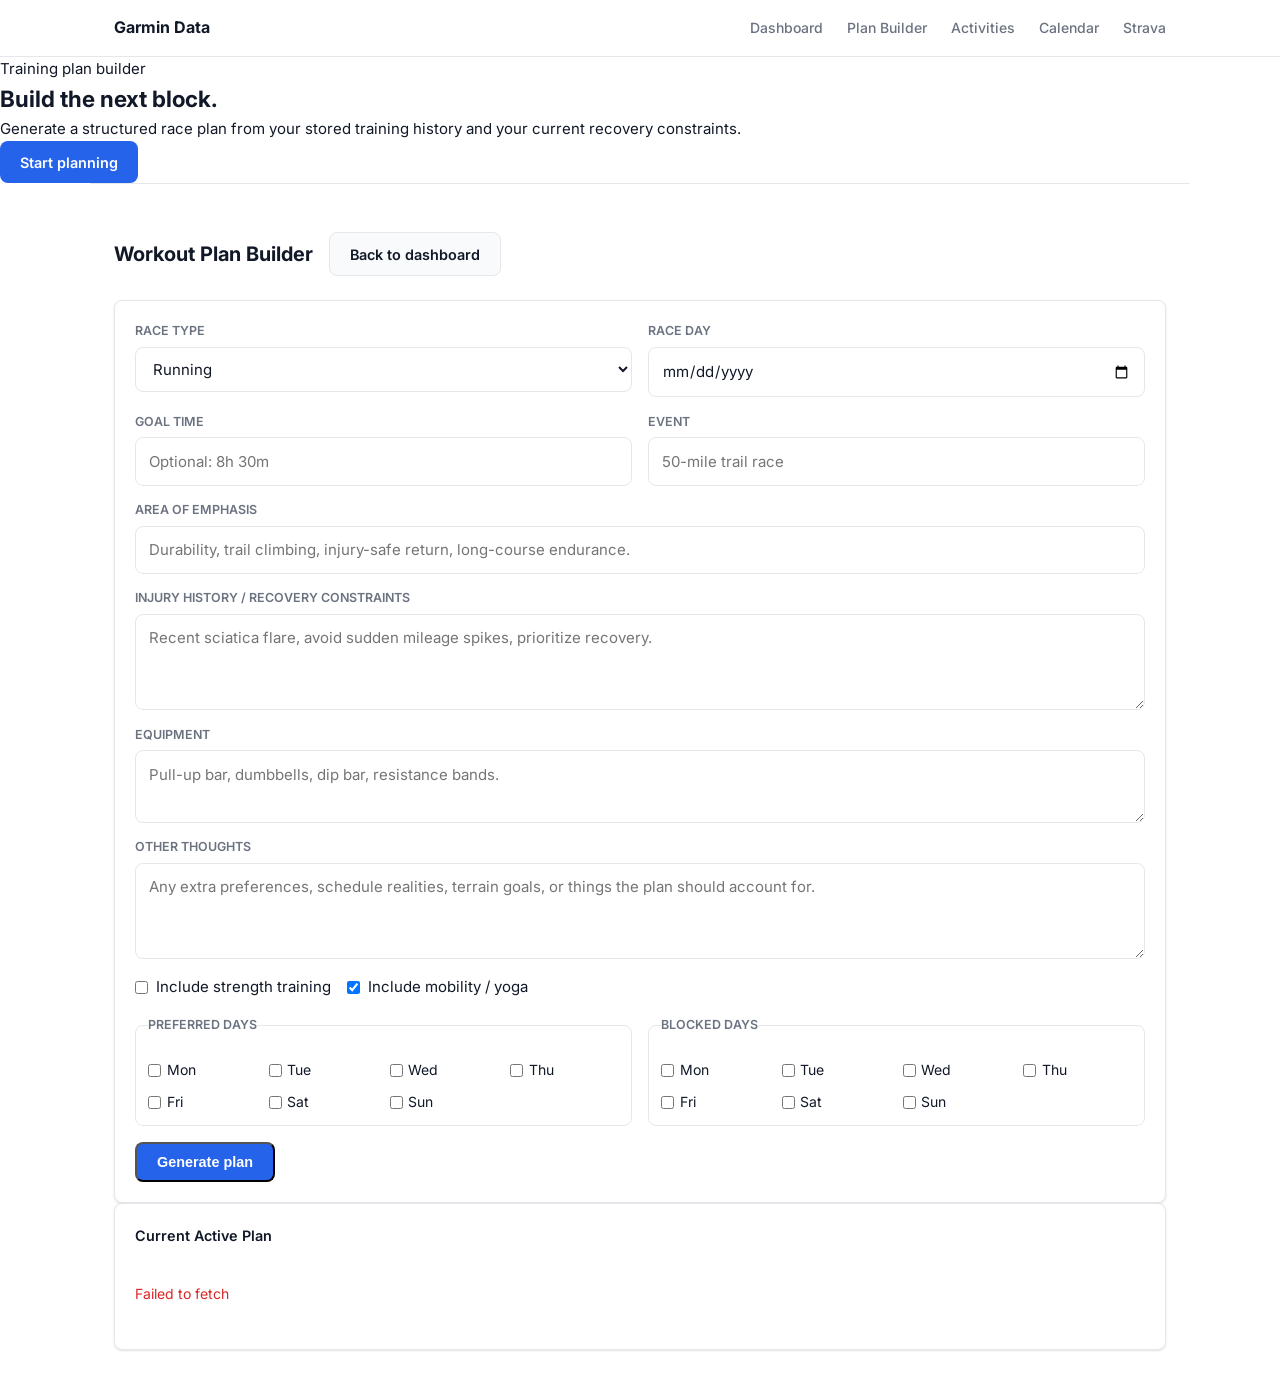
<file: frontend/plans.html>
<!DOCTYPE html>
<html lang="en">
  <head>
    <meta charset="UTF-8" />
    <meta name="viewport" content="width=device-width, initial-scale=1.0" />
    <title>Workout Plan Builder</title>
    <link rel="preconnect" href="https://fonts.googleapis.com" />
    <link rel="preconnect" href="https://fonts.gstatic.com" crossorigin />
    <link
      href="https://fonts.googleapis.com/css2?family=Inter:wght@400;500;600;700&display=swap"
      rel="stylesheet"
    />
    <link rel="stylesheet" href="./styles/main.css" />
  </head>
  <body>
    <header class="site-header">
      <div class="header-inner">
        <a class="brand" href="./index.html">Garmin Data</a>
        <nav class="site-nav">
          <a href="./index.html#dashboard">Dashboard</a>
          <a href="./plans.html#plans">Plan Builder</a>
          <a href="./index.html#activities">Activities</a>
          <a href="./index.html#calendar">Calendar</a>
          <a href="./index.html#strava">Strava</a>
        </nav>
      </div>
    </header>

    <main>
      <section class="hero">
        <p class="hero-label">Training plan builder</p>
        <h1>Build the next block.</h1>
        <p class="hero-sub">
          Generate a structured race plan from your stored training history and your current recovery constraints.
        </p>
        <a class="btn btn-primary" href="#plans">Start planning</a>
      </section>

      <section id="plans" class="section">
        <div class="section-header">
          <h2>Workout Plan Builder</h2>
          <a class="btn btn-secondary" href="./index.html#dashboard">Back to dashboard</a>
        </div>

        <div class="dashboard-card dashboard-card--wide">
          <form id="plan-builder-form" class="plan-builder-form">
            <div class="plan-form-grid">
              <label class="form-field">
                <span>Race Type</span>
                <select id="plan-race-type" name="race_type">
                  <option value="running">Running</option>
                  <option value="triathlon">Triathlon</option>
                </select>
              </label>
              <label class="form-field">
                <span>Race Day</span>
                <input type="date" id="plan-race-date" name="race_date" required />
              </label>
              <label class="form-field">
                <span>Goal Time</span>
                <input type="text" id="plan-goal-time" name="goal_time" placeholder="Optional: 8h 30m" />
              </label>
              <label class="form-field">
                <span>Event</span>
                <input
                  type="text"
                  id="plan-event-name-or-distance"
                  name="event_name_or_distance"
                  placeholder="50-mile trail race"
                  required
                />
              </label>
              <label class="form-field form-field--full">
                <span>Area of Emphasis</span>
                <input
                  type="text"
                  id="plan-area-of-emphasis"
                  name="area_of_emphasis"
                  placeholder="Durability, trail climbing, injury-safe return, long-course endurance."
                />
              </label>
              <label class="form-field form-field--full">
                <span>Injury History / Recovery Constraints</span>
                <textarea
                  id="plan-injury-history"
                  name="injury_history"
                  rows="3"
                  placeholder="Recent sciatica flare, avoid sudden mileage spikes, prioritize recovery."
                ></textarea>
              </label>
              <label class="form-field form-field--full">
                <span>Equipment</span>
                <textarea
                  id="plan-equipment"
                  name="equipment"
                  rows="2"
                  placeholder="Pull-up bar, dumbbells, dip bar, resistance bands."
                ></textarea>
              </label>
              <label class="form-field form-field--full">
                <span>Other Thoughts</span>
                <textarea
                  id="plan-other-thoughts"
                  name="other_thoughts"
                  rows="3"
                  placeholder="Any extra preferences, schedule realities, terrain goals, or things the plan should account for."
                ></textarea>
              </label>
            </div>

            <div class="plan-form-row">
              <label class="checkbox-field">
                <input type="checkbox" id="plan-include-strength" name="include_strength" />
                <span>Include strength training</span>
              </label>
              <label class="checkbox-field">
                <input type="checkbox" id="plan-include-mobility" name="include_mobility" checked />
                <span>Include mobility / yoga</span>
              </label>
            </div>

            <div class="plan-form-grid plan-form-grid--days">
              <fieldset class="day-picker">
                <legend>Preferred Days</legend>
                <div class="day-option-grid" id="preferred-day-options">
                  <label><input type="checkbox" value="monday" />Mon</label>
                  <label><input type="checkbox" value="tuesday" />Tue</label>
                  <label><input type="checkbox" value="wednesday" />Wed</label>
                  <label><input type="checkbox" value="thursday" />Thu</label>
                  <label><input type="checkbox" value="friday" />Fri</label>
                  <label><input type="checkbox" value="saturday" />Sat</label>
                  <label><input type="checkbox" value="sunday" />Sun</label>
                </div>
              </fieldset>
              <fieldset class="day-picker">
                <legend>Blocked Days</legend>
                <div class="day-option-grid" id="blocked-day-options">
                  <label><input type="checkbox" value="monday" />Mon</label>
                  <label><input type="checkbox" value="tuesday" />Tue</label>
                  <label><input type="checkbox" value="wednesday" />Wed</label>
                  <label><input type="checkbox" value="thursday" />Thu</label>
                  <label><input type="checkbox" value="friday" />Fri</label>
                  <label><input type="checkbox" value="saturday" />Sat</label>
                  <label><input type="checkbox" value="sunday" />Sun</label>
                </div>
              </fieldset>
            </div>

            <div id="triathlon-fields" class="triathlon-fields hidden">
              <div class="plan-form-grid">
                <fieldset class="day-picker">
                  <legend>Triathlon Disciplines</legend>
                  <div class="day-option-grid day-option-grid--triathlon" id="triathlon-discipline-options">
                    <label><input type="checkbox" value="swim" checked />Swim</label>
                    <label><input type="checkbox" value="bike" checked />Bike</label>
                    <label><input type="checkbox" value="run" checked />Run</label>
                  </div>
                </fieldset>
                <label class="form-field form-field--full">
                  <span>Triathlon Notes</span>
                  <textarea
                    id="plan-triathlon-notes"
                    name="triathlon_notes"
                    rows="2"
                    placeholder="Pool access on weekdays, long ride available Saturday, brick sessions welcome."
                  ></textarea>
                </label>
              </div>
            </div>

            <div class="plan-form-actions">
              <button type="submit" class="btn btn-primary" id="plan-generate-btn">Generate plan</button>
              <p class="form-inline-message" id="plan-form-message"></p>
            </div>
          </form>
        </div>

        <div class="dashboard-card dashboard-card--wide plan-output-card">
          <div class="dashboard-card-header">
            <h3>Current Active Plan</h3>
          </div>
          <div id="plan-output">
            <p class="load-prompt">No active plan yet.</p>
          </div>
        </div>
      </section>
    </main>

    <script src="./scripts/app.js"></script>
  </body>
</html>
</file>
<file: frontend/styles/main.css>
:root {
  --bg: #ffffff;
  --bg-subtle: #f9fafb;
  --border: #e5e7eb;
  --text: #111827;
  --muted: #6b7280;
  --accent: #2563eb;
  --accent-hover: #1d4ed8;
  --success: #16a34a;
  --error: #dc2626;
  --radius: 8px;
  --shadow: 0 1px 3px rgba(0, 0, 0, 0.08), 0 1px 2px rgba(0, 0, 0, 0.04);
}

* {
  box-sizing: border-box;
  margin: 0;
  padding: 0;
}

html {
  scroll-behavior: smooth;
}

body {
  font-family: "Inter", sans-serif;
  font-size: 15px;
  color: var(--text);
  background: var(--bg);
  line-height: 1.6;
}

/* ── Header ── */

.site-header {
  position: sticky;
  top: 0;
  z-index: 10;
  background: rgba(255, 255, 255, 0.9);
  backdrop-filter: blur(8px);
  border-bottom: 1px solid var(--border);
}

.header-inner {
  max-width: 1100px;
  margin: 0 auto;
  padding: 0 1.5rem;
  height: 56px;
  display: flex;
  align-items: center;
  justify-content: space-between;
}

.brand {
  font-size: 1rem;
  font-weight: 700;
  color: var(--text);
  text-decoration: none;
}

.site-nav {
  display: flex;
  gap: 1.5rem;
}

.site-nav a {
  font-size: 0.875rem;
  font-weight: 500;
  color: var(--muted);
  text-decoration: none;
  transition: color 0.15s;
}

.site-nav a:hover {
  color: var(--text);
}

/* ── Buttons ── */

.btn {
  display: inline-flex;
  align-items: center;
  gap: 0.4rem;
  padding: 0.6rem 1.25rem;
  border-radius: var(--radius);
  font-size: 0.9rem;
  font-weight: 600;
  text-decoration: none;
  transition: background 0.15s, color 0.15s;
}

.btn-primary {
  background: var(--accent);
  color: #fff;
}

.btn-primary:hover {
  background: var(--accent-hover);
}

.btn-secondary {
  background: var(--bg-subtle);
  color: var(--text);
  border: 1px solid var(--border);
}

.btn-secondary:hover {
  background: var(--border);
}

/* ── Sections ── */

.section {
  max-width: 1100px;
  margin: 0 auto;
  padding: 3rem 1.5rem;
  border-top: 1px solid var(--border);
}

.section-header {
  display: flex;
  align-items: center;
  gap: 1rem;
  margin-bottom: 1.5rem;
}

.section-header h2 {
  font-size: 1.25rem;
  font-weight: 700;
}

.section-sub {
  color: var(--muted);
  font-size: 0.875rem;
  margin-left: auto;
}

/* ── Status badge ── */

.status-badge {
  margin-left: auto;
  font-size: 0.78rem;
  font-weight: 600;
  padding: 0.25rem 0.65rem;
  border-radius: 999px;
  background: var(--bg-subtle);
  border: 1px solid var(--border);
  color: var(--muted);
}

.status-badge[data-state="success"] {
  background: #f0fdf4;
  border-color: #bbf7d0;
  color: var(--success);
}

.status-badge[data-state="error"] {
  background: #fef2f2;
  border-color: #fecaca;
  color: var(--error);
}

.pill {
  font-size: 0.75rem;
  font-weight: 500;
  padding: 0.2rem 0.55rem;
  border-radius: 999px;
  background: var(--border);
  color: var(--text);
}

/* ── Error card ── */

.error-card {
  padding: 1.25rem;
  border: 1px solid var(--border);
  border-radius: var(--radius);
  background: var(--bg-subtle);
}

.error-card h3 {
  font-size: 0.95rem;
  font-weight: 600;
  margin-bottom: 0.4rem;
}

.error-card p {
  font-size: 0.85rem;
  color: var(--muted);
}

.error-card code {
  font-size: 0.8rem;
  background: var(--border);
  padding: 0.15rem 0.35rem;
  border-radius: 4px;
}

/* ── Preview list ── */

.preview-list {
  display: flex;
  flex-direction: column;
  gap: 1.5rem;
}

.preview-card {
  border: 1px solid var(--border);
  border-radius: var(--radius);
  overflow: hidden;
  box-shadow: var(--shadow);
}

.preview-card-header {
  display: flex;
  align-items: center;
  justify-content: space-between;
  padding: 0.9rem 1.25rem;
  background: var(--bg-subtle);
  border-bottom: 1px solid var(--border);
}

.preview-card-header h3 {
  font-size: 0.9rem;
  font-weight: 600;
}

.preview-card-header .pill {
  font-size: 0.75rem;
}

.preview-table-wrap {
  overflow-x: auto;
}

.preview-table {
  width: 100%;
  border-collapse: collapse;
  font-size: 0.825rem;
}

.preview-table th {
  padding: 0.6rem 1rem;
  text-align: left;
  font-size: 0.72rem;
  font-weight: 600;
  text-transform: uppercase;
  letter-spacing: 0.06em;
  color: var(--muted);
  background: var(--bg-subtle);
  border-bottom: 1px solid var(--border);
  white-space: nowrap;
}

.preview-table td {
  padding: 0.6rem 1rem;
  border-bottom: 1px solid var(--border);
  white-space: nowrap;
  color: var(--text);
}

.preview-table tbody tr:last-child td {
  border-bottom: none;
}

.preview-table tbody tr:hover td {
  background: var(--bg-subtle);
}

/* ── Activities viewer ── */

.load-prompt {
  color: var(--muted);
  font-size: 0.875rem;
  padding: 1.5rem 0;
}

.error-text {
  color: var(--error);
}

.filter-bar {
  display: flex;
  flex-wrap: wrap;
  align-items: center;
  gap: 0.5rem;
  margin-bottom: 1.25rem;
}

.filter-bar select,
.filter-bar input[type="date"] {
  height: 36px;
  padding: 0 0.75rem;
  border: 1px solid var(--border);
  border-radius: var(--radius);
  font-family: inherit;
  font-size: 0.875rem;
  color: var(--text);
  background: var(--bg);
  outline: none;
}

.filter-bar select:focus,
.filter-bar input[type="date"]:focus {
  border-color: var(--accent);
}

.activities-table {
  cursor: default;
}

.sortable-header {
  cursor: pointer;
  user-select: none;
  white-space: nowrap;
}

.sortable-header:hover {
  color: var(--accent);
}

.sort-active {
  color: var(--accent);
}

.activity-row {
  cursor: pointer;
}

.activity-row:hover td {
  background: #eff6ff;
}

.time-dim {
  color: var(--muted);
  font-size: 0.8rem;
}

.pagination {
  display: flex;
  align-items: center;
  gap: 1rem;
  margin-top: 1rem;
  font-size: 0.875rem;
  color: var(--muted);
}

.pagination .btn {
  padding: 0.4rem 0.85rem;
  font-size: 0.825rem;
}

.pagination .btn:disabled {
  opacity: 0.4;
  pointer-events: none;
}

.hidden {
  display: none !important;
}

/* ── Detail panel ── */

.detail-panel {
  margin-top: 1.5rem;
  padding: 1.5rem;
  border: 1px solid var(--border);
  border-radius: var(--radius);
  background: var(--bg-subtle);
}

.detail-header {
  display: flex;
  align-items: center;
  gap: 1rem;
  margin-bottom: 1.25rem;
}

.detail-header h3 {
  font-size: 1.05rem;
  font-weight: 600;
  margin: 0;
}

.stat-chips {
  display: flex;
  flex-wrap: wrap;
  gap: 0.6rem;
  margin-bottom: 1.5rem;
}

.stat-chip {
  display: flex;
  flex-direction: column;
  padding: 0.6rem 1rem;
  border: 1px solid var(--border);
  border-radius: var(--radius);
  background: var(--bg);
  min-width: 90px;
}

.stat-chip-label {
  font-size: 0.72rem;
  font-weight: 600;
  text-transform: uppercase;
  letter-spacing: 0.06em;
  color: var(--muted);
  margin-bottom: 0.2rem;
}

.stat-chip-val {
  font-size: 0.95rem;
  font-weight: 600;
  color: var(--text);
}

.charts-grid {
  display: grid;
  grid-template-columns: repeat(2, 1fr);
  gap: 1rem;
}

.chart-container {
  padding: 1rem;
  border: 1px solid var(--border);
  border-radius: var(--radius);
  background: var(--bg);
  height: 220px;
  display: flex;
  flex-direction: column;
}

.chart-label {
  font-size: 0.78rem;
  font-weight: 600;
  text-transform: uppercase;
  letter-spacing: 0.06em;
  color: var(--muted);
  margin: 0 0 0.5rem;
}

.chart-container canvas {
  flex: 1;
  min-height: 0;
}

/* ── Dashboard ── */

.dashboard-grid {
  display: grid;
  grid-template-columns: repeat(2, 1fr);
  gap: 1.25rem;
}

.dashboard-card {
  background: var(--bg);
  border: 1px solid var(--border);
  border-radius: var(--radius);
  padding: 1.25rem;
  box-shadow: var(--shadow);
  display: flex;
  flex-direction: column;
  gap: 0.75rem;
}

.dashboard-card--wide {
  grid-column: 1 / -1;
}

.dashboard-card-header {
  display: flex;
  align-items: center;
  justify-content: space-between;
}

.dashboard-card-header h3 {
  font-size: 0.9rem;
  font-weight: 600;
  color: var(--text);
}

.dashboard-card-copy {
  color: var(--muted);
  font-size: 0.9rem;
}

.chart-legend-line {
  display: inline-block;
  width: 2rem;
  height: 3px;
  border-radius: 2px;
}

.chart-legend-line--blue   { background: #2563eb; }
.chart-legend-line--red    { background: #ef4444; }
.chart-legend-line--purple { background: #9333ea; }
.chart-legend-line--green  { background: #16a34a; }

.sport-summary-table {
  width: 100%;
  border-collapse: collapse;
  font-size: 0.875rem;
}

.sport-summary-table th,
.sport-summary-table td {
  padding: 0.5rem 0.75rem;
  text-align: right;
  border-bottom: 1px solid var(--border);
}

.sport-summary-table th {
  text-align: right;
  font-weight: 600;
  color: var(--muted);
  font-size: 0.78rem;
  text-transform: uppercase;
  letter-spacing: 0.05em;
}

.sport-summary-table th:first-child,
.sport-summary-table td:first-child {
  text-align: left;
}

.sport-summary-table tbody tr:last-child td {
  border-bottom: none;
}

.sport-summary-table tbody tr:hover {
  background: var(--bg-subtle);
}

/* ── Training plans ── */

.plan-builder-form {
  display: flex;
  flex-direction: column;
  gap: 1rem;
}

.plan-form-grid {
  display: grid;
  grid-template-columns: repeat(2, minmax(0, 1fr));
  gap: 0.9rem 1rem;
}

.plan-form-grid--days {
  align-items: start;
}

.form-field {
  display: flex;
  flex-direction: column;
  gap: 0.35rem;
}

.form-field--full {
  grid-column: 1 / -1;
}

.form-field span,
.day-picker legend {
  font-size: 0.78rem;
  font-weight: 600;
  color: var(--muted);
  text-transform: uppercase;
}

.form-field input,
.form-field select,
.form-field textarea {
  width: 100%;
  padding: 0.7rem 0.8rem;
  border: 1px solid var(--border);
  border-radius: var(--radius);
  font: inherit;
  color: var(--text);
  background: var(--bg);
}

.form-field textarea {
  resize: vertical;
}

.form-field input:focus,
.form-field select:focus,
.form-field textarea:focus {
  outline: none;
  border-color: var(--accent);
}

.plan-form-row {
  display: flex;
  flex-wrap: wrap;
  gap: 1rem;
}

.checkbox-field {
  display: inline-flex;
  align-items: center;
  gap: 0.5rem;
  color: var(--text);
}

.day-picker {
  border: 1px solid var(--border);
  border-radius: var(--radius);
  padding: 0.75rem;
}

.day-option-grid {
  display: grid;
  grid-template-columns: repeat(4, minmax(0, 1fr));
  gap: 0.6rem 0.75rem;
  margin-top: 0.75rem;
}

.day-option-grid--triathlon {
  grid-template-columns: repeat(3, minmax(0, 1fr));
}

.day-option-grid label {
  display: inline-flex;
  align-items: center;
  gap: 0.35rem;
  font-size: 0.875rem;
}

.plan-form-actions {
  display: flex;
  align-items: center;
  gap: 1rem;
  flex-wrap: wrap;
}

.form-inline-message {
  color: var(--muted);
  font-size: 0.875rem;
}

.upcoming-workout-list,
.plan-week-list {
  display: flex;
  flex-direction: column;
  gap: 0.9rem;
}

.upcoming-workout,
.plan-week {
  border: 1px solid var(--border);
  border-radius: var(--radius);
  padding: 1rem;
  background: var(--bg-subtle);
}

.upcoming-workout-day,
.plan-week-header p,
.plan-workout-meta,
.plan-workout-note {
  color: var(--muted);
  font-size: 0.82rem;
}

.upcoming-workout h4,
.plan-output-header h3,
.plan-week-header h4 {
  font-size: 1rem;
  font-weight: 600;
  color: var(--text);
}

.upcoming-workout-meta,
.upcoming-workout-desc,
.plan-output-header p,
.plan-workout-desc,
.plan-week-focus p {
  margin-top: 0.25rem;
}

.plan-output-header {
  margin-bottom: 1rem;
}

.plan-output-card--compact #plan-output {
  max-height: 320px;
  overflow-y: auto;
  padding-right: 0.35rem;
}

.plan-output-card--compact #plan-output::-webkit-scrollbar {
  width: 8px;
}

.plan-output-card--compact #plan-output::-webkit-scrollbar-thumb {
  background: #d1d5db;
  border-radius: 999px;
}

.plan-week-header {
  display: flex;
  justify-content: space-between;
  gap: 1rem;
  margin-bottom: 1rem;
}

.plan-week-focus {
  max-width: 440px;
}

.plan-workout-list {
  list-style: none;
  display: flex;
  flex-direction: column;
  gap: 0.75rem;
}

.plan-workout {
  padding-top: 0.75rem;
  border-top: 1px solid var(--border);
}

.plan-workout:first-child {
  padding-top: 0;
  border-top: none;
}

.plan-workout-top {
  display: flex;
  justify-content: space-between;
  gap: 1rem;
  font-size: 0.875rem;
}

.plan-workout-title {
  font-weight: 600;
}

.plan-workout-actions {
  margin-top: 0.85rem;
}

.plan-workout-edit-btn {
  padding: 0.45rem 0.8rem;
  font-size: 0.8rem;
}

.plan-workout-edit-form {
  margin-top: 0.9rem;
  padding-top: 0.9rem;
  border-top: 1px dashed var(--border);
}

/* ── Strava ── */

.strava-view {
  display: block;
}

.strava-month-grid {
  display: flex;
  flex-wrap: wrap;
  gap: 0.875rem;
  align-items: stretch;
}

.strava-month-card {
  flex: 1 1 220px;
  background: var(--bg);
  border: 1px solid var(--border);
  border-radius: var(--radius);
  padding: 1.1rem 1.25rem;
  box-shadow: var(--shadow);
  cursor: pointer;
  display: flex;
  flex-direction: column;
  gap: 0.35rem;
  transition: border-color 0.15s, box-shadow 0.15s;
}

.strava-month-card:hover {
  border-color: #fc4c02;
  box-shadow: 0 0 0 3px #fc4c0218;
}

.strava-month-label {
  font-size: 1rem;
  font-weight: 700;
  color: var(--text);
}

.strava-month-count {
  font-size: 0.8rem;
  color: #fc4c02;
  font-weight: 600;
}

.strava-month-stats {
  display: flex;
  gap: 0.75rem;
  font-size: 0.8rem;
  color: var(--muted);
  padding-top: 0.3rem;
  border-top: 1px solid var(--border);
  margin-top: 0.15rem;
}

.strava-activities-table .strava-activity-name-cell {
  max-width: 220px;
  white-space: nowrap;
  overflow: hidden;
  text-overflow: ellipsis;
}

.strava-activity-row {
  cursor: pointer;
}

.strava-activity-row:hover td {
  background: var(--bg-subtle);
}

.strava-list-shell {
  display: grid;
  gap: 1rem;
}

.strava-table-wrap {
  overflow: auto;
}

.strava-pagination {
  margin-top: 1rem;
}

/* ── Activity Calendar ── */

:root {
  --cal-0: #ebedf0;
  --cal-1: #bfdbfe;
  --cal-2: #60a5fa;
  --cal-3: #2563eb;
  --cal-4: #1d4ed8;
  --cal-cell-size: 13px;
  --cal-gap: 3px;
}

.calendar-controls {
  display: flex;
  gap: 0.5rem;
  align-items: center;
}

.calendar-year-select {
  padding: 0.3rem 0.6rem;
  border: 1px solid var(--border);
  border-radius: var(--radius);
  font-size: 0.875rem;
  background: var(--bg);
  color: var(--text);
  cursor: pointer;
}

.calendar-container {
  overflow-x: auto;
  padding-bottom: 0.5rem;
}

.cal-month-row {
  display: grid;
  grid-template-columns: repeat(var(--cal-cols), calc(var(--cal-cell-size) + var(--cal-gap)));
  margin-left: calc(2.2rem + var(--cal-gap));
  margin-bottom: 4px;
}

.cal-month-row span {
  font-size: 0.72rem;
  color: var(--muted);
  font-weight: 500;
  white-space: nowrap;
}

.cal-body {
  display: flex;
  gap: var(--cal-gap);
  align-items: flex-start;
}

.cal-day-labels {
  display: flex;
  flex-direction: column;
  gap: var(--cal-gap);
  width: 2.2rem;
  flex-shrink: 0;
}

.cal-day-labels span {
  height: var(--cal-cell-size);
  font-size: 0.68rem;
  color: var(--muted);
  line-height: var(--cal-cell-size);
  text-align: right;
  padding-right: 4px;
}

.cal-grid {
  display: grid;
  grid-template-rows: repeat(7, var(--cal-cell-size));
  grid-template-columns: repeat(var(--cal-cols), var(--cal-cell-size));
  grid-auto-flow: column;
  gap: var(--cal-gap);
}

.cal-cell {
  width: var(--cal-cell-size);
  height: var(--cal-cell-size);
  border-radius: 2px;
  border: none;
  padding: 0;
  cursor: default;
  transition: opacity 0.1s, outline 0.1s;
}

.cal-cell--0 { background: var(--cal-0); }
.cal-cell--1 { background: var(--cal-1); cursor: pointer; }
.cal-cell--2 { background: var(--cal-2); cursor: pointer; }
.cal-cell--3 { background: var(--cal-3); cursor: pointer; }
.cal-cell--4 { background: var(--cal-4); cursor: pointer; }

.cal-cell--outside {
  opacity: 0.3;
  pointer-events: none;
}

.cal-cell:not(.cal-cell--0):not(.cal-cell--outside):hover {
  outline: 2px solid var(--text);
  outline-offset: 1px;
}

.cal-legend {
  display: flex;
  align-items: center;
  gap: 4px;
  margin-top: 0.75rem;
  margin-left: calc(2.2rem + var(--cal-gap));
}

.cal-legend-label {
  font-size: 0.72rem;
  color: var(--muted);
}

.cal-legend-cell {
  width: var(--cal-cell-size);
  height: var(--cal-cell-size);
  border-radius: 2px;
  display: inline-block;
}

/* ── Calendar popup ── */

.calendar-popup {
  position: absolute;
  z-index: 100;
  background: var(--bg);
  border: 1px solid var(--border);
  border-radius: var(--radius);
  box-shadow: 0 4px 16px rgba(0,0,0,0.12);
  padding: 0.9rem 1rem;
  min-width: 220px;
  max-width: 300px;
}

#calendar { position: relative; }

.calendar-popup-header {
  display: flex;
  align-items: center;
  justify-content: space-between;
  margin-bottom: 0.6rem;
}

.calendar-popup-date {
  font-size: 0.82rem;
  font-weight: 600;
  color: var(--text);
}

.calendar-popup-close {
  background: none;
  border: none;
  cursor: pointer;
  font-size: 1rem;
  color: var(--muted);
  padding: 0 0.2rem;
  line-height: 1;
}
.calendar-popup-close:hover { color: var(--text); }

.cal-popup-activity {
  padding: 0.5rem 0;
  border-top: 1px solid var(--border);
}

.cal-popup-activity:first-child { border-top: none; padding-top: 0; }

.cal-popup-activity-header {
  display: flex;
  align-items: center;
  justify-content: space-between;
  margin-bottom: 0.2rem;
}

.cal-popup-sport {
  font-size: 0.75rem;
  font-weight: 700;
  text-transform: uppercase;
  letter-spacing: 0.06em;
  color: var(--accent);
}

.cal-popup-source {
  font-size: 0.68rem;
  color: var(--muted);
  text-transform: capitalize;
}

.cal-popup-name {
  font-size: 0.82rem;
  font-weight: 500;
  color: var(--text);
  margin-bottom: 0.25rem;
  white-space: nowrap;
  overflow: hidden;
  text-overflow: ellipsis;
}

.cal-popup-stats {
  display: flex;
  flex-wrap: wrap;
  gap: 0.4rem 0.75rem;
  font-size: 0.78rem;
  color: var(--muted);
}

.cal-popup-loading,
.cal-popup-empty {
  font-size: 0.82rem;
  color: var(--muted);
  margin: 0;
}

/* ── Responsive ── */

@media (max-width: 768px) {
  .section {
    padding: 2rem 1.25rem;
  }

  .section-header {
    flex-wrap: wrap;
  }

  .section-sub {
    margin-left: 0;
  }

  .plan-form-grid,
  .dashboard-grid,
  .day-option-grid {
    grid-template-columns: 1fr;
  }

  .plan-week-header,
  .plan-workout-top {
    flex-direction: column;
  }

  .charts-grid {
    grid-template-columns: 1fr;
  }
}
</file>
